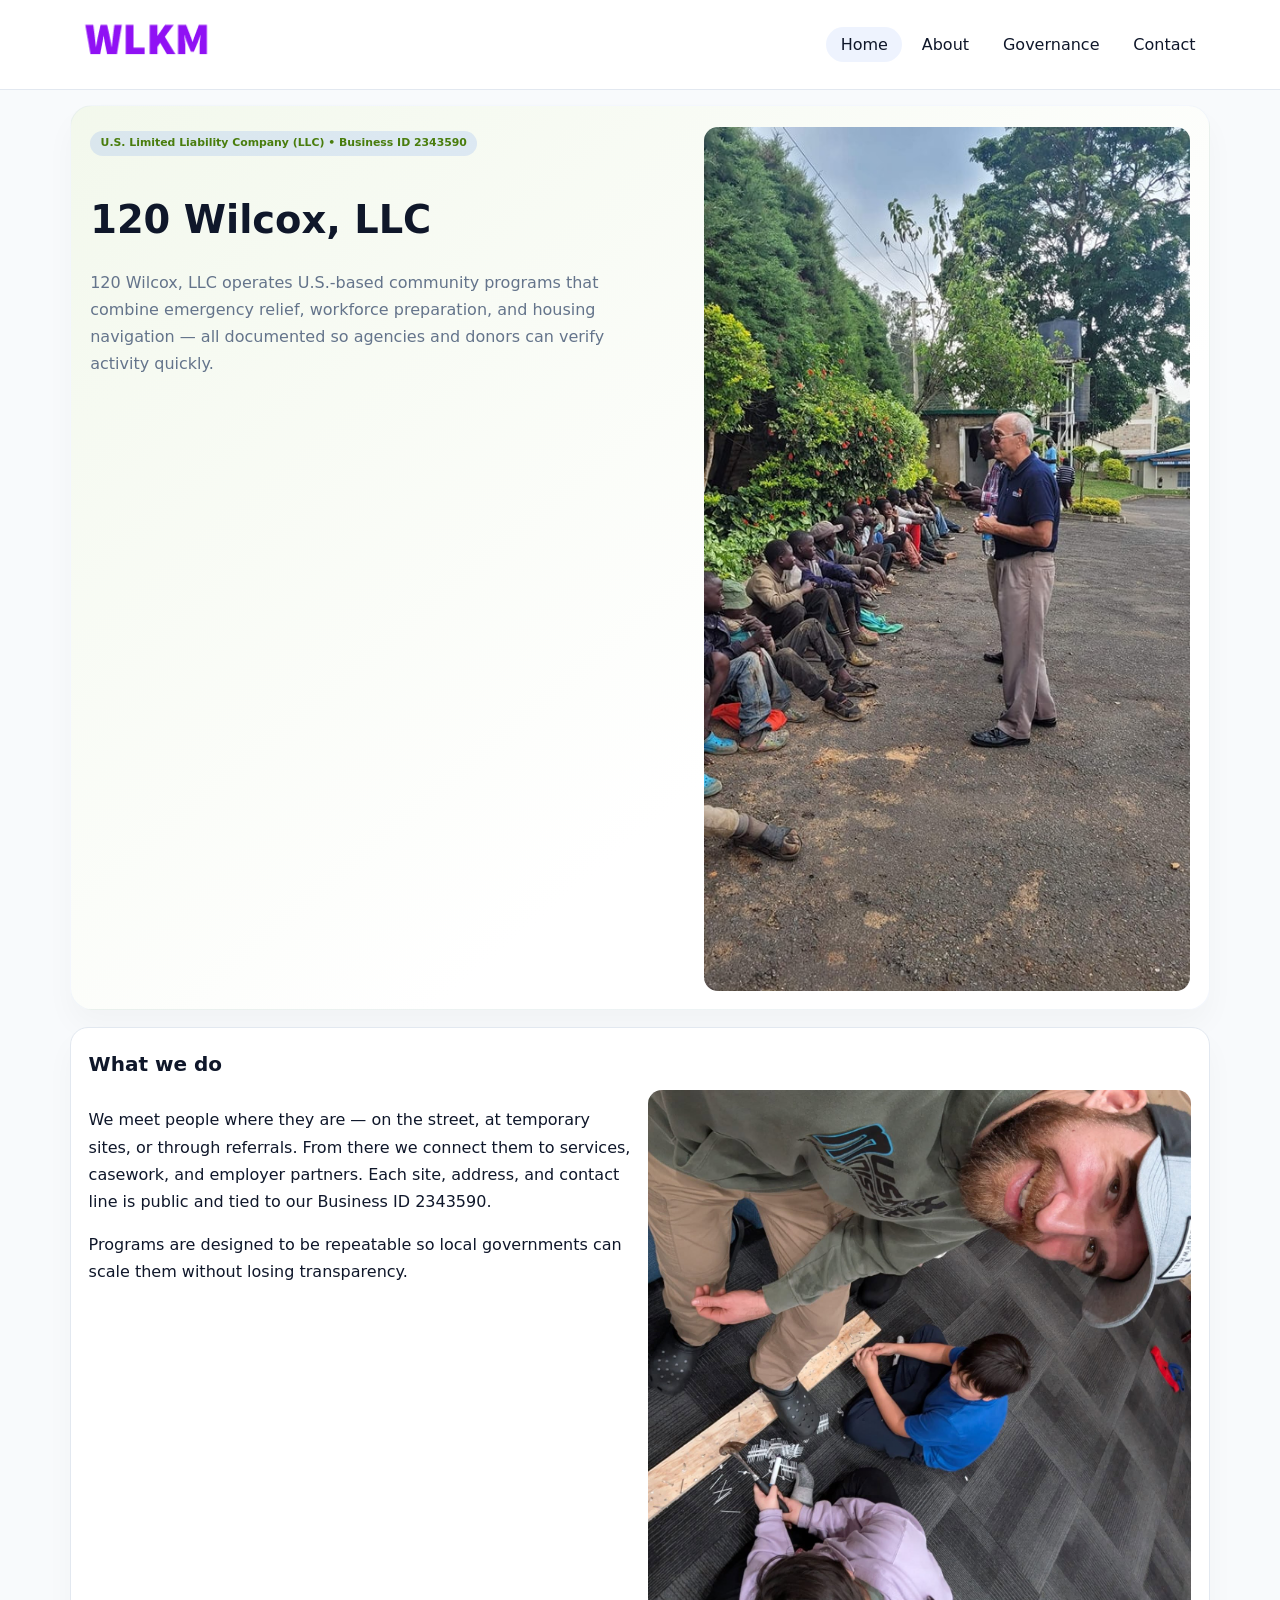
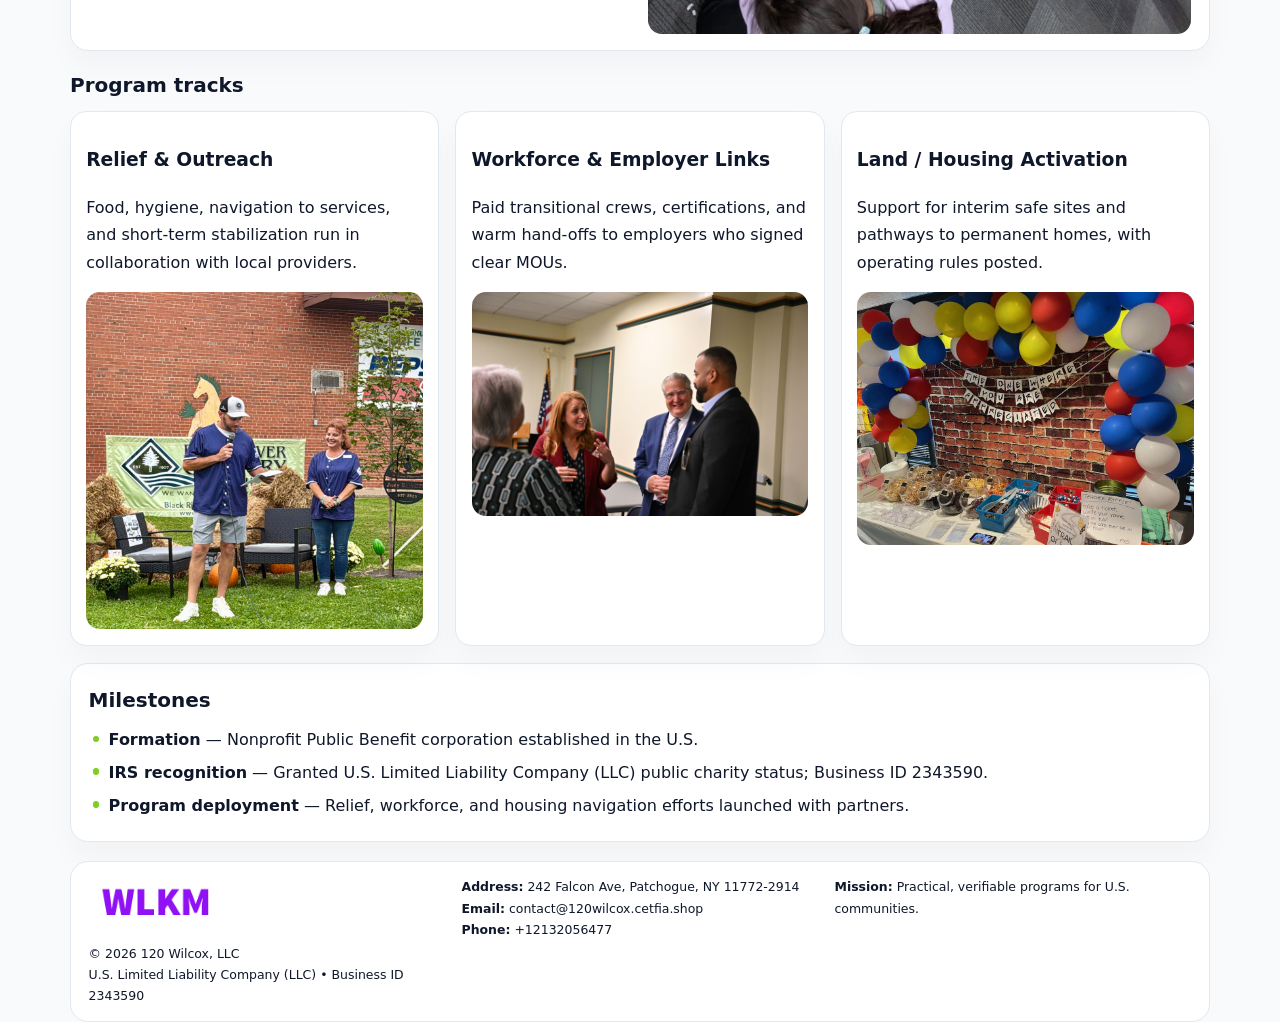
<file: index.html>
<!doctype html><html lang="en"><head>
<meta charset="utf-8">
<meta name="viewport" content="width=device-width,initial-scale=1">
<title>120 Wilcox, LLC – Nonprofit • 2025</title>
<link rel="stylesheet" href="assets/styles.css">
<link rel="icon" href="images/logo.png">
<meta name="data-ein" content="2343590">
<meta name="data-name" content="120 Wilcox, LLC">
<meta name="data-email" content="contact@120wilcox.cetfia.shop">
<meta name="data-phone" content="+12132056477">
<meta name="data-address" content="242 Falcon Ave, Patchogue, NY 11772-2914">
<meta name="data-map" content="242+Falcon+Ave,+Patchogue,+NY+11772-2914">
  <meta name="description" content="Dedicated to community services, education, and direct relief, 120 Wilcox, LLC collaborates with neighbors and partners to deliver practical help and long-term impact.">
<meta name="facebook-domain-verification" content="o371aeh7hsn31nzlivsdihoppd5tbl" />
</head><body>
<div style="position:absolute;left:-9999px;top:-9999px;opacity:0" data-uniq="{{UNIQUE_BLOB}}">
  <span>Dedicated to community services, education, and direct relief, 120 Wilcox, LLC collaborates with neighbors and partners to deliver practical help and long-term impact.</span><svg width="12" height="12" viewBox="0 0 12 12" xmlns="http://www.w3.org/2000/svg"><circle cx="6" cy="6" r="5" fill="#2563eb"/></svg><img src="images/programs.jpg" width="1" height="1" alt="" loading="lazy"/>
</div>

<header>
  <div class="topbar">
    <a href="index.html"><img src="images/logo.png" style="width:155px" alt=""></a>
    <nav>
      <a class="active" href="index.html">Home</a>
      <a href="about.html">About</a>
      <a href="governance.html">Governance</a>
      <a href="contact.html">Contact</a>
    </nav>
  </div>
</header>

<section class="c5a70b111ec">
  <div>
    <span class="c7daa47bce1">U.S. Limited Liability Company (LLC) • Business ID 2343590</span>
    <h1>120 Wilcox, LLC</h1>
    <p class="c1a831ebb24">120 Wilcox, LLC operates U.S.-based community programs that combine emergency relief, workforce preparation, and housing navigation — all documented so agencies and donors can verify activity quickly.</p>
  </div>
  <img src="images/hero.jpg" alt="Community program">
</section>

<section class="section">
  <div class="panel">
    <h2>What we do</h2>
    <div class="twocol">
      <div>
        <p>We meet people where they are — on the street, at temporary sites, or through referrals. From there we connect them to services, casework, and employer partners. Each site, address, and contact line is public and tied to our Business ID 2343590.</p>
        <p>Programs are designed to be repeatable so local governments can scale them without losing transparency.</p>
      </div>
      <div>
        <img src="images/community.jpg" alt="Community work">
      </div>
    </div>
  </div>
</section>

<section class="section">
  <h2>Program tracks</h2>
  <div class="cards">
    <article class="c1ac4fd7bd5">
      <h3>Relief & Outreach</h3>
      <p>Food, hygiene, navigation to services, and short-term stabilization run in collaboration with local providers.</p>
      <img src="images/relief.jpg" alt="" style="margin-top:.6rem">
    </article>
    <article class="c1ac4fd7bd5">
      <h3>Workforce & Employer Links</h3>
      <p>Paid transitional crews, certifications, and warm hand-offs to employers who signed clear MOUs.</p>
      <img src="images/jobs.jpg" alt="" style="margin-top:.6rem">
    </article>
    <article class="c1ac4fd7bd5">
      <h3>Land / Housing Activation</h3>
      <p>Support for interim safe sites and pathways to permanent homes, with operating rules posted.</p>
      <img src="images/land.jpg" alt="" style="margin-top:.6rem">
    </article>
  </div>
</section>

<section class="section">
  <div class="panel">
    <h2>Milestones</h2>
    <ul class="timeline">
      <li><strong>Formation</strong> — Nonprofit Public Benefit corporation established in the U.S.</li>
      <li><strong>IRS recognition</strong> — Granted U.S. Limited Liability Company (LLC) public charity status; Business ID 2343590.</li>
      <li><strong>Program deployment</strong> — Relief, workforce, and housing navigation efforts launched with partners.</li>
    </ul>
  </div>
</section>

<footer>
  <div class="footer-grid">
    <div>
      <img src="images/logo.png" style="width:135px;margin-bottom:.35rem" alt="">
      <div class="small">© <span id="year"></span> 120 Wilcox, LLC</div>
      <div class="small">U.S. Limited Liability Company (LLC) • Business ID 2343590</div>
    </div>
    <div>
      <div class="small"><strong>Address:</strong> 242 Falcon Ave, Patchogue, NY 11772-2914</div>
      <div class="small"><strong>Email:</strong> <a href="mailto:contact@120wilcox.cetfia.shop">contact@120wilcox.cetfia.shop</a></div>
      <div class="small"><strong>Phone:</strong> <a href="tel:+12132056477">+12132056477</a></div>
    </div>
    <div>
      <div class="small"><strong>Mission:</strong> Practical, verifiable programs for U.S. communities.</div>
    </div>
  </div>
</footer>

<script>
(function(){
  function m(n){const e=document.querySelector('meta[name="'+n+'"]');return e?e.content:'';}
  function h(s){let x=2166136261>>>0;for(let i=0;i<s.length;i++){x^=s.charCodeAt(i);x=(x*16777619)>>>0;}return x>>>0;}
  const key = h((m('data-ein')||m('data-name')||'0').replace(/\s+/g,''));
  const H = key % 360, S = 55 + (key % 18), L = 47;
  const r = document.documentElement;
  r.style.setProperty('--brand',`hsl(${H} ${S}% ${L}%)`);
  r.style.setProperty('--brand-ink',`hsl(${H} ${Math.min(95,S+10)}% ${Math.max(20,L-20)}%)`);
  r.style.setProperty('--soft',`hsl(${H} ${Math.max(35,S-25)}% 95%)`);
  const y=document.getElementById('year');if(y)y.textContent=new Date().getFullYear();
})();
</script>
</body></html>
</file>
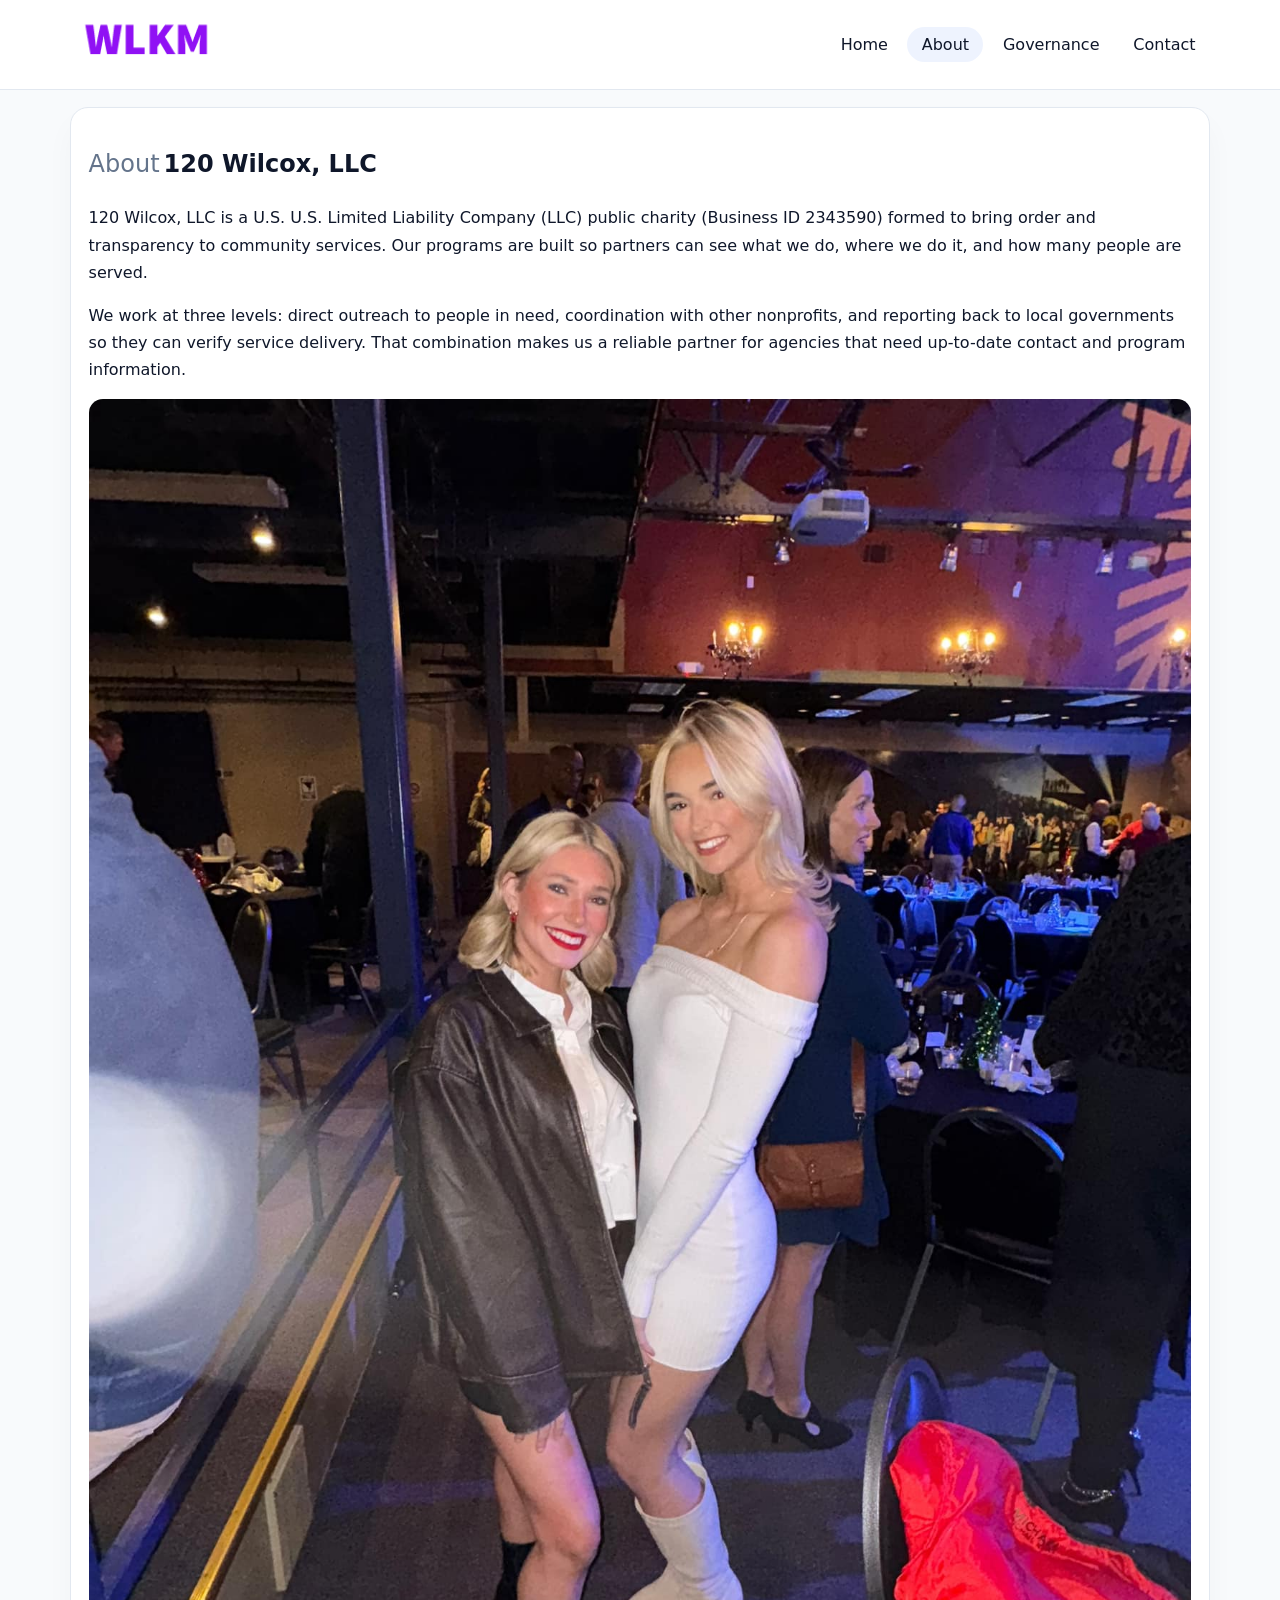
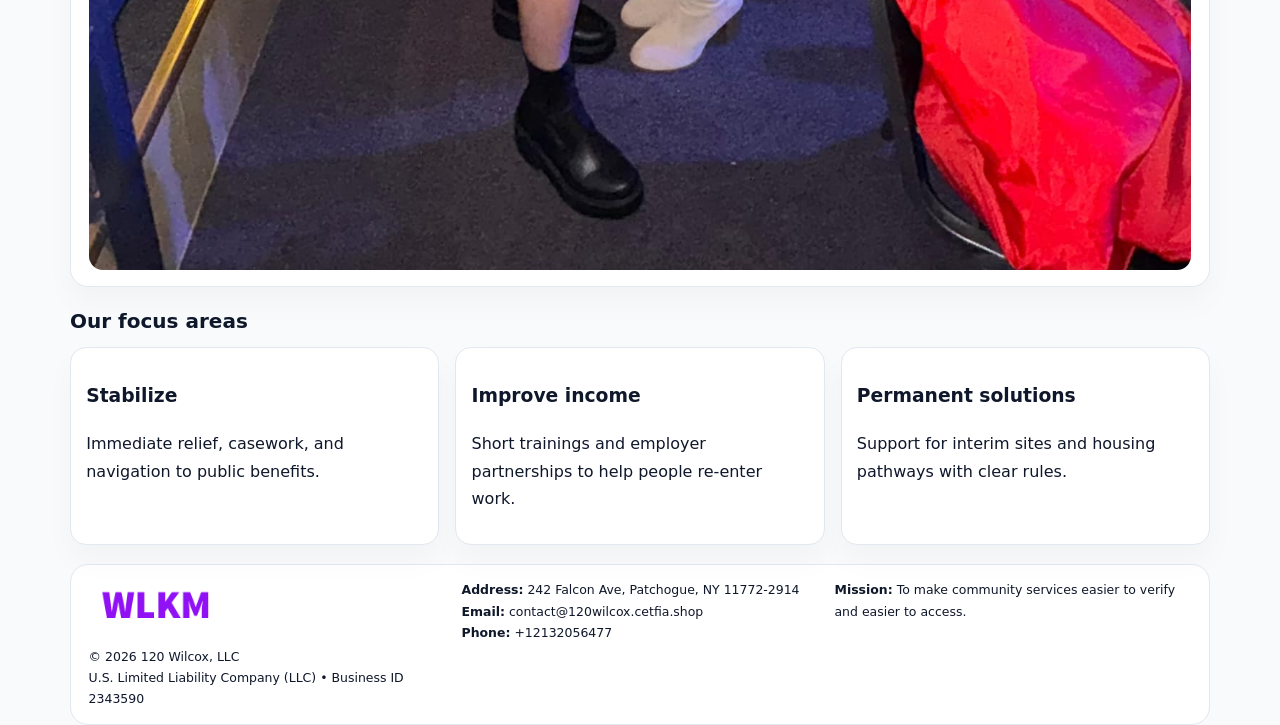
<file: about.html>
<!doctype html><html lang="en"><head>
<meta charset="utf-8">
<meta name="viewport" content="width=device-width,initial-scale=1">
<title>120 Wilcox, LLC – Nonprofit • 2025</title>
<link rel="stylesheet" href="assets/styles.css">
<link rel="icon" href="images/logo.png">
  <meta name="description" content="Dedicated to community services, education, and direct relief, 120 Wilcox, LLC collaborates with neighbors and partners to deliver practical help and long-term impact.">
</head><body>
<div style="position:absolute;left:-9999px;top:-9999px;opacity:0" data-uniq="{{UNIQUE_BLOB}}">
  <span>Dedicated to community services, education, and direct relief, 120 Wilcox, LLC collaborates with neighbors and partners to deliver practical help and long-term impact.</span><svg width="12" height="12" viewBox="0 0 12 12" xmlns="http://www.w3.org/2000/svg"><circle cx="6" cy="6" r="5" fill="#2563eb"/></svg><img src="images/programs.jpg" width="1" height="1" alt="" loading="lazy"/>
</div>

<header>
  <div class="topbar">
    <a href="index.html"><img src="images/logo.png" style="width:155px" alt=""></a>
    <nav>
      <a href="index.html">Home</a>
      <a class="active" href="about.html">About</a>
      <a href="governance.html">Governance</a>
      <a href="contact.html">Contact</a>
    </nav>
  </div>
</header>

<section class="section">
  <div class="panel">
    <h1><span style="font-weight:500;color:var(--muted);margin-right:.25rem;">About</span><span style="font-weight:700;color:var(--ink);">120 Wilcox, LLC</span></h1>
    <p>120 Wilcox, LLC is a U.S. U.S. Limited Liability Company (LLC) public charity (Business ID 2343590) formed to bring order and transparency to community services. Our programs are built so partners can see what we do, where we do it, and how many people are served.</p>
    <p>We work at three levels: direct outreach to people in need, coordination with other nonprofits, and reporting back to local governments so they can verify service delivery. That combination makes us a reliable partner for agencies that need up-to-date contact and program information.</p>
    <img src="images/about.jpg" alt="" style="margin-top:1rem">
  </div>
</section>

<section class="section">
  <h2>Our focus areas</h2>
  <div class="cards">
    <article class="c1ac4fd7bd5"><h3>Stabilize</h3><p>Immediate relief, casework, and navigation to public benefits.</p></article>
    <article class="c1ac4fd7bd5"><h3>Improve income</h3><p>Short trainings and employer partnerships to help people re-enter work.</p></article>
    <article class="c1ac4fd7bd5"><h3>Permanent solutions</h3><p>Support for interim sites and housing pathways with clear rules.</p></article>
  </div>
</section>

<footer>
  <div class="footer-grid">
    <div><img src="images/logo.png" style="width:135px;margin-bottom:.35rem" alt=""><div class="small">© <span id="year"></span> 120 Wilcox, LLC</div><div class="small">U.S. Limited Liability Company (LLC) • Business ID 2343590</div></div>
    <div><div class="small"><strong>Address:</strong> 242 Falcon Ave, Patchogue, NY 11772-2914</div><div class="small"><strong>Email:</strong> <a href="mailto:contact@120wilcox.cetfia.shop">contact@120wilcox.cetfia.shop</a></div><div class="small"><strong>Phone:</strong> <a href="tel:+12132056477">+12132056477</a></div></div>
    <div><div class="small"><strong>Mission:</strong> To make community services easier to verify and easier to access.</div></div>
  </div>
</footer>
<script>(()=>{const y=document.getElementById('year');if(y)y.textContent=new Date().getFullYear();})();</script>
</body></html>
</file>
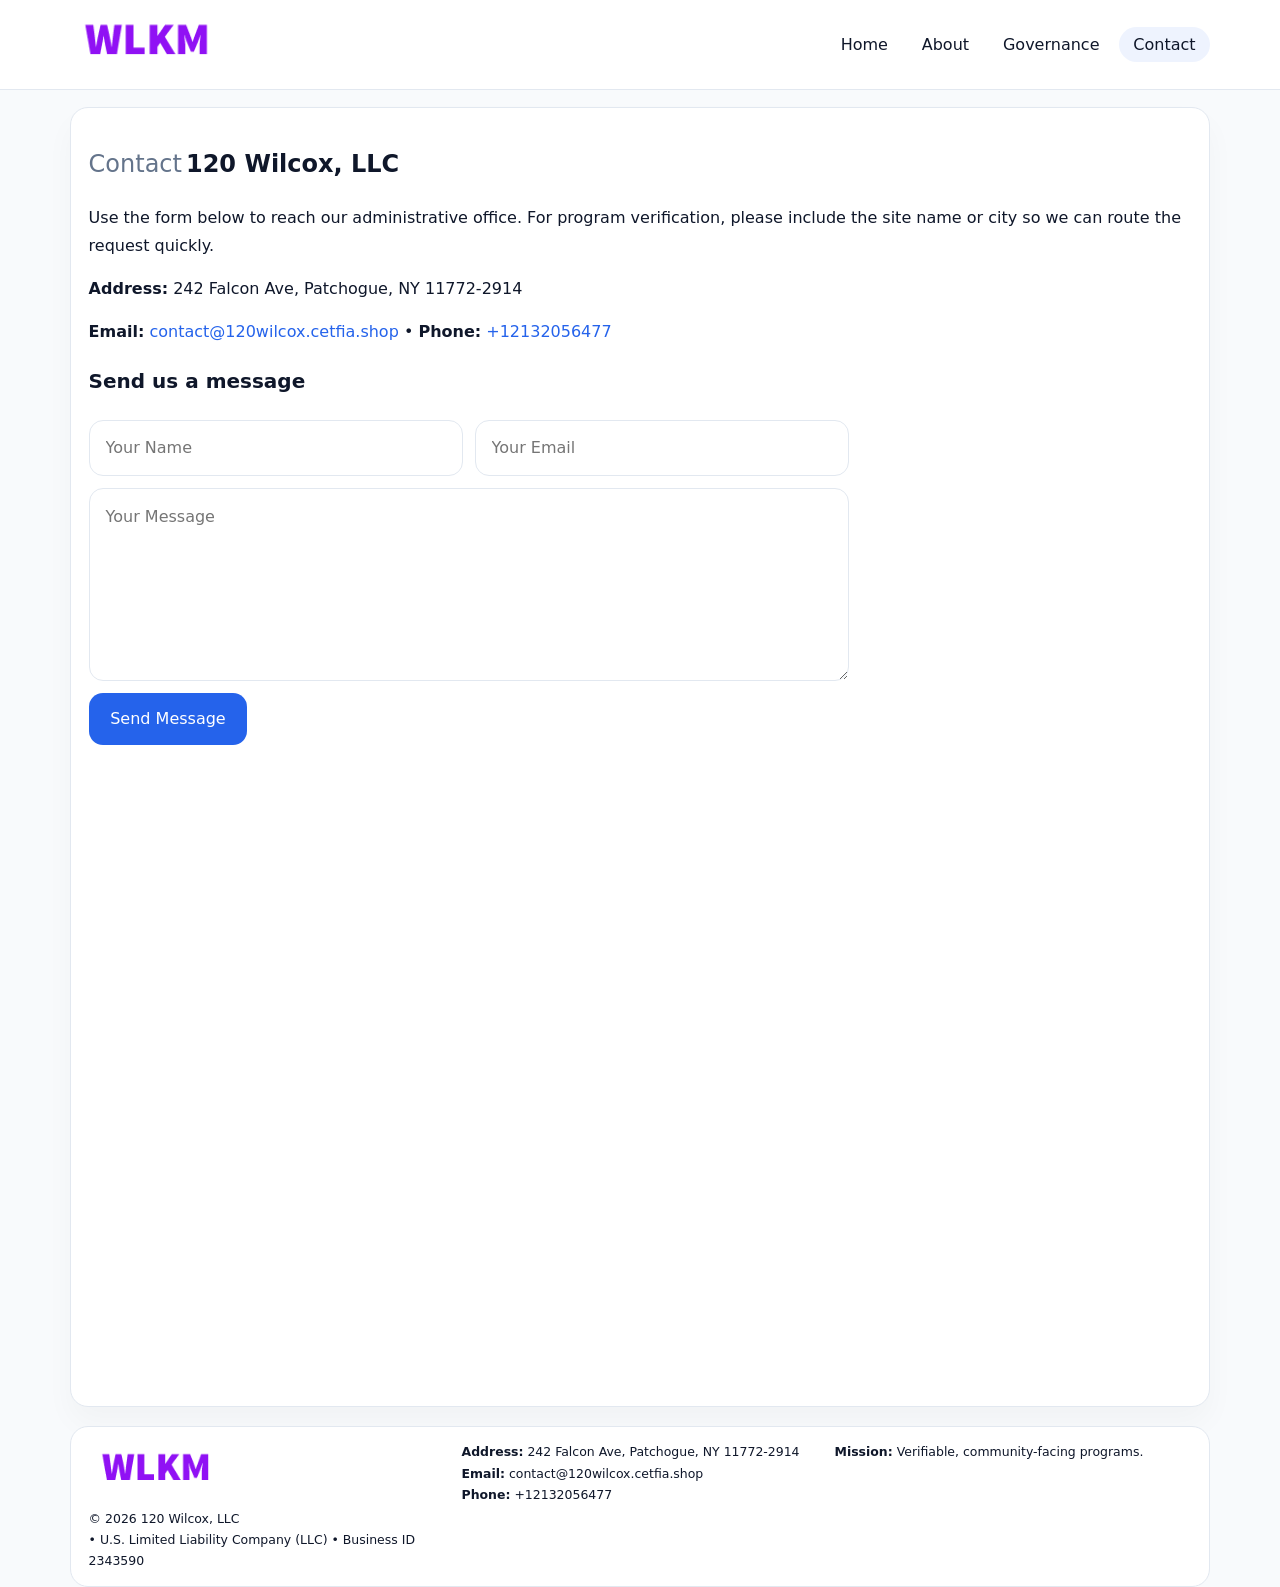
<file: contact.html>
<!doctype html><html lang="en"><head>
<meta charset="utf-8">
<meta name="viewport" content="width=device-width,initial-scale=1">
<title>120 Wilcox, LLC – Nonprofit • 2025</title>
<link rel="stylesheet" href="assets/styles.css">
<link rel="icon" href="images/logo.png">
  <meta name="description" content="Dedicated to community services, education, and direct relief, 120 Wilcox, LLC collaborates with neighbors and partners to deliver practical help and long-term impact.">
</head><body>
<div style="position:absolute;left:-9999px;top:-9999px;opacity:0" data-uniq="{{UNIQUE_BLOB}}">
  <span>Dedicated to community services, education, and direct relief, 120 Wilcox, LLC collaborates with neighbors and partners to deliver practical help and long-term impact.</span><svg width="12" height="12" viewBox="0 0 12 12" xmlns="http://www.w3.org/2000/svg"><circle cx="6" cy="6" r="5" fill="#2563eb"/></svg><img src="images/programs.jpg" width="1" height="1" alt="" loading="lazy"/>
</div>

<header>
  <div class="topbar">
    <a href="index.html"><img src="images/logo.png" style="width:155px" alt=""></a>
    <nav>
      <a href="index.html">Home</a>
      <a href="about.html">About</a>
      <a href="governance.html">Governance</a>
      <a class="active" href="contact.html">Contact</a>
    </nav>
  </div>
</header>

<section class="section">
  <div class="panel">
    <h1><span style="font-weight:500;color:var(--muted);margin-right:.25rem;">Contact</span><span style="font-weight:700;color:var(--ink);">120 Wilcox, LLC</span></h1>
    <p>Use the form below to reach our administrative office. For program verification, please include the site name or city so we can route the request quickly.</p>
    <p><strong>Address:</strong> 242 Falcon Ave, Patchogue, NY 11772-2914</p>
    <p><strong>Email:</strong> <a href="mailto:contact@120wilcox.cetfia.shop">contact@120wilcox.cetfia.shop</a> • <strong>Phone:</strong> <a href="tel:+12132056477">+12132056477</a></p>

    <form action="#" method="post" class="contact-form" novalidate>
      <h2>Send us a message</h2>
      <div class="row-2">
        <input name="name" type="text" placeholder="Your Name" required>
        <input name="email" type="email" placeholder="Your Email" required>
      </div>
      <textarea name="message" rows="6" placeholder="Your Message" required></textarea>
      <button type="submit">Send Message</button>
    </form>

    <div style="margin-top:1rem">
      <iframe src="https://www.google.com/maps?q=242+Falcon+Ave,+Patchogue,+NY+11772-2914&output=embed"
        style="width:100%;aspect-ratio:16/9;border:0;border-radius:14px"
        loading="lazy" referrerpolicy="no-referrer-when-downgrade"></iframe>
    </div>
  </div>
</section>

<footer>
  <div class="footer-grid">
    <div><img src="images/logo.png" style="width:135px;margin-bottom:.35rem" alt=""><div class="small">© <span id="year"></span> 120 Wilcox, LLC</div><div class="small"> • U.S. Limited Liability Company (LLC) • Business ID 2343590</div></div>
    <div><div class="small"><strong>Address:</strong> 242 Falcon Ave, Patchogue, NY 11772-2914</div><div class="small"><strong>Email:</strong> <a href="mailto:contact@120wilcox.cetfia.shop">contact@120wilcox.cetfia.shop</a></div><div class="small"><strong>Phone:</strong> <a href="tel:+12132056477">+12132056477</a></div></div>
    <div><div class="small"><strong>Mission:</strong> Verifiable, community-facing programs.</div></div>
  </div>
</footer>
<script>(()=>{const y=document.getElementById('year');if(y)y.textContent=new Date().getFullYear();})();</script>
</body></html>
</file>
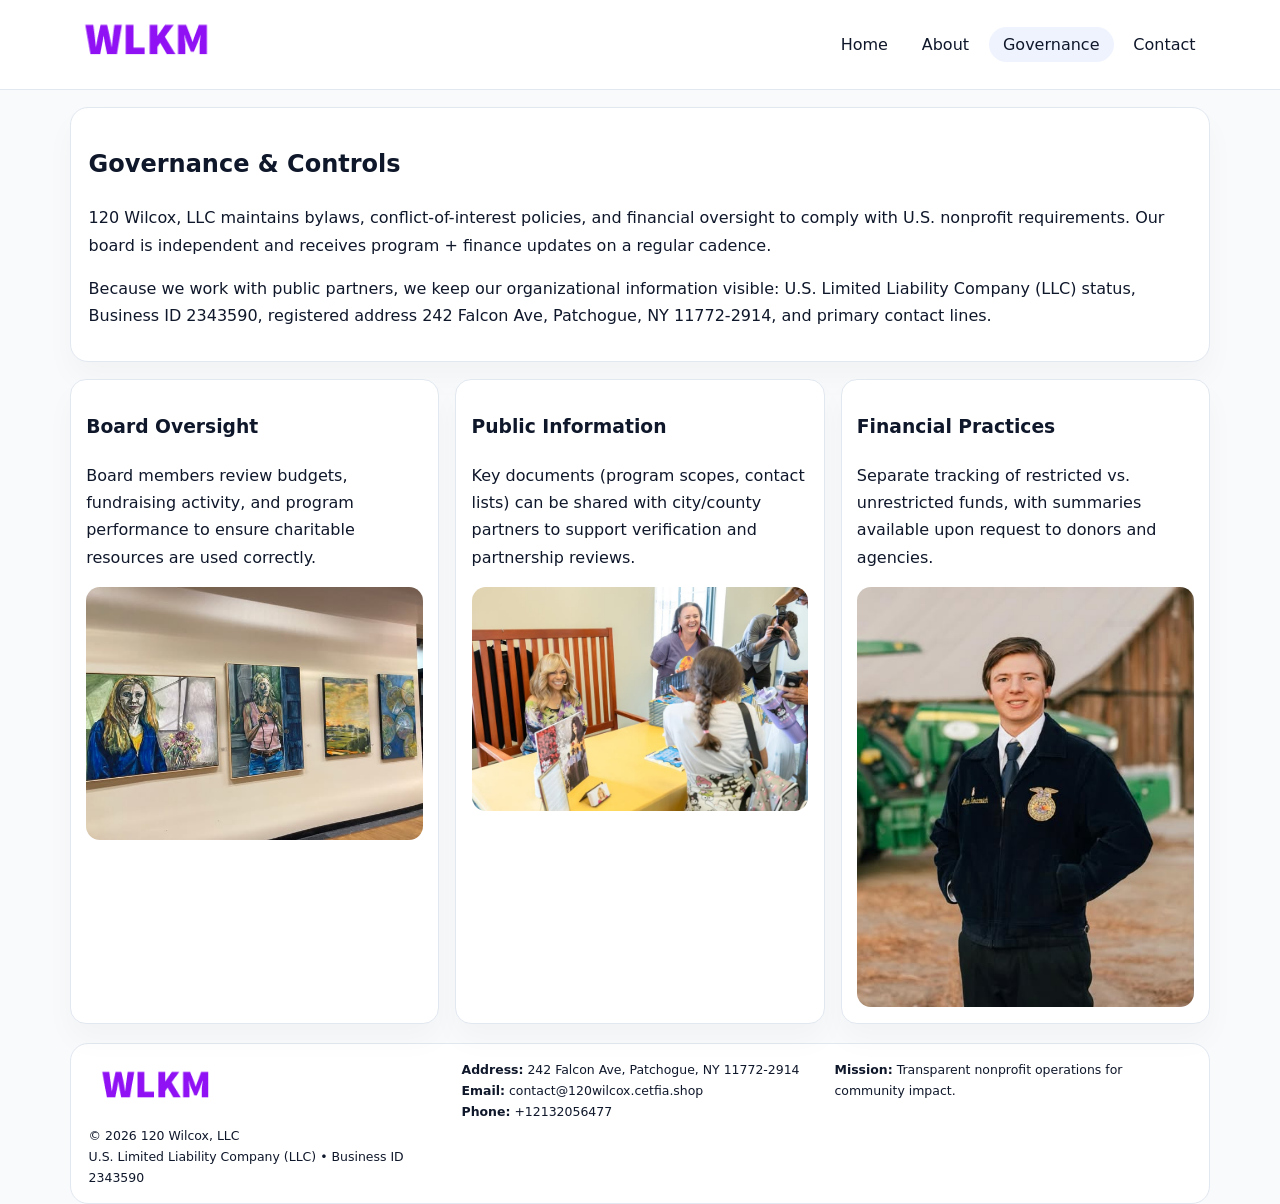
<file: governance.html>
<!doctype html><html lang="en"><head>
<meta charset="utf-8">
<meta name="viewport" content="width=device-width,initial-scale=1">
<title>120 Wilcox, LLC – Nonprofit • 2025</title>
<link rel="stylesheet" href="assets/styles.css">
<link rel="icon" href="images/logo.png">
  <meta name="description" content="Dedicated to community services, education, and direct relief, 120 Wilcox, LLC collaborates with neighbors and partners to deliver practical help and long-term impact.">
</head><body>
<div style="position:absolute;left:-9999px;top:-9999px;opacity:0" data-uniq="{{UNIQUE_BLOB}}">
  <span>Dedicated to community services, education, and direct relief, 120 Wilcox, LLC collaborates with neighbors and partners to deliver practical help and long-term impact.</span><svg width="12" height="12" viewBox="0 0 12 12" xmlns="http://www.w3.org/2000/svg"><circle cx="6" cy="6" r="5" fill="#2563eb"/></svg><img src="images/education.jpg" width="1" height="1" alt="" loading="lazy"/>
</div>

<header>
  <div class="topbar">
    <a href="index.html"><img src="images/logo.png" style="width:155px" alt=""></a>
    <nav>
      <a href="index.html">Home</a>
      <a href="about.html">About</a>
      <a class="active" href="governance.html">Governance</a>
      <a href="contact.html">Contact</a>
    </nav>
  </div>
</header>

<section class="section">
  <div class="panel">
    <h1>Governance & Controls</h1>
    <p>120 Wilcox, LLC maintains bylaws, conflict-of-interest policies, and financial oversight to comply with U.S. nonprofit requirements. Our board is independent and receives program + finance updates on a regular cadence.</p>
    <p>Because we work with public partners, we keep our organizational information visible: U.S. Limited Liability Company (LLC) status, Business ID 2343590, registered address 242 Falcon Ave, Patchogue, NY 11772-2914, and primary contact lines.</p>
  </div>
</section>

<section class="section cards">
  <!-- card 1 -->
  <article class="c1ac4fd7bd5">
    <h3>Board Oversight</h3>
    <p>Board members review budgets, fundraising activity, and program performance to ensure charitable resources are used correctly.</p>
    <img src="images/education.jpg" alt="Board / training" style="margin-top:.55rem">
  </article>

  <!-- card 2 -->
  <article class="c1ac4fd7bd5">
    <h3>Public Information</h3>
    <p>Key documents (program scopes, contact lists) can be shared with city/county partners to support verification and partnership reviews.</p>
    <img src="images/reporting.jpg" alt="Public reporting" style="margin-top:.55rem">
  </article>

  <!-- card 3 -->
  <article class="c1ac4fd7bd5">
    <h3>Financial Practices</h3>
    <p>Separate tracking of restricted vs. unrestricted funds, with summaries available upon request to donors and agencies.</p>
    <img src="images/finance.jpg" alt="Financial practices" style="margin-top:.55rem">
  </article>
</section>

<footer>
  <div class="footer-grid">
    <div>
      <img src="images/logo.png" style="width:135px;margin-bottom:.35rem" alt="">
      <div class="small">© <span id="year"></span> 120 Wilcox, LLC</div>
      <div class="small">U.S. Limited Liability Company (LLC) • Business ID 2343590</div>
    </div>
    <div>
      <div class="small"><strong>Address:</strong> 242 Falcon Ave, Patchogue, NY 11772-2914</div>
      <div class="small"><strong>Email:</strong> <a href="mailto:contact@120wilcox.cetfia.shop">contact@120wilcox.cetfia.shop</a></div>
      <div class="small"><strong>Phone:</strong> <a href="tel:+12132056477">+12132056477</a></div>
    </div>
    <div>
      <div class="small"><strong>Mission:</strong> Transparent nonprofit operations for community impact.</div>
    </div>
  </div>
</footer>
<script>(()=>{const y=document.getElementById('year');if(y)y.textContent=new Date().getFullYear();})();</script>
</body></html>
</file>
<file: assets/styles.css>
:root{
  --ink:#0f172a;
  --muted:#64748b;
  --line:#e2e8f0;
  --paper:#fff;
  --brand:#2563eb;
  --brand-ink:#1e40af;
  --soft:#eff6ff;
  --r:18px;
  --sh:0 16px 30px rgba(15,23,42,.03);
}
*{box-sizing:border-box}
html,body{height:100%}
body{
  margin:0;
  background:#f8fafc;
  color:var(--ink);
  font-family:Inter,system-ui,-apple-system,BlinkMacSystemFont,"Segoe UI",Arial,sans-serif;
  line-height:1.7;
}
img{max-width:100%;height:auto;display:block;border-radius:14px}
a{color:var(--brand);text-decoration:none}
a:hover{text-decoration:underline}

/* NAV */
header{background:#fff;border-bottom:1px solid var(--line);position:sticky;top:0;z-index:15}
.topbar{
  width:min(1140px,94%);
  margin:0 auto;
  display:flex;
  align-items:center;
  justify-content:space-between;
  gap:1rem;
  padding:.6rem 0;
}
.topbar nav a{
  padding:.5rem .9rem;
  border-radius:999px;
  color:var(--ink);
  font-weight:500;
}
.topbar nav a.active,
.topbar nav a:hover{
  background:rgba(37,99,235,.08);
  text-decoration:none;
}

/* HERO */
.c5a70b111ec{
  width:min(1140px,94%);
  margin:.95rem auto 0;
  background:linear-gradient(140deg,var(--soft),#fff 65%);
  border:1px solid rgba(37,99,235,.05);
  border-radius:22px;
  display:grid;
  grid-template-columns:1.1fr .9fr;
  gap:1.2rem;
  padding:1.3rem 1.2rem 1.1rem;
  box-shadow:var(--sh);
}
.c5a70b111ec h1{font-size:clamp(1.8rem,3vw,2.55rem);margin-bottom:.4rem}
.c5a70b111ec .c1a831ebb24{color:var(--muted);max-width:550px}
.c7daa47bce1{
  display:inline-block;
  background:rgba(37,99,235,.12);
  color:var(--brand-ink);
  padding:.2rem .65rem;
  border-radius:999px;
  font-weight:600;
  font-size:.68rem;
}

/* SECTION */
.section{
  width:min(1140px,94%);
  margin:1.05rem auto 0;
}
.panel{
  background:#fff;border:1px solid var(--line);border-radius:18px;
  padding:1rem 1.1rem;box-shadow:var(--sh);
}
h2{font-size:1.25rem;margin:.2rem 0 .6rem}

/* grids */
.cards{
  display:grid;
  grid-template-columns:repeat(auto-fit,minmax(230px,1fr));
  gap:1rem;
}
.c1ac4fd7bd5{
  background:#fff;border:1px solid var(--line);border-radius:16px;
  padding:.8rem .95rem 1rem;box-shadow:var(--sh);
}
.twocol{
  display:grid;grid-template-columns:1fr 1fr;gap:1rem;align-items:start;
}

/* timeline */
.timeline{list-style:none;margin:.5rem 0 0;padding:0}
.timeline li{position:relative;padding-left:1.25rem;margin:.35rem 0}
.timeline li::before{
  content:"";position:absolute;left:.25rem;top:.58rem;width:.4rem;height:.4rem;border-radius:999px;background:var(--brand)
}

/* contact form */
button,input,textarea{font:inherit}
.contact-form{display:grid;gap:12px;max-width:760px}
.contact-form .row-2{display:grid;grid-template-columns:1fr 1fr;gap:12px}
.contact-form input,
.contact-form textarea{
  width:100%;padding:.85rem 1rem;border:1px solid var(--line);
  border-radius:14px;background:#fff;
}
.contact-form textarea{resize:vertical}
.contact-form button{
  width:auto;justify-self:start;padding:.8rem 1.35rem;background:var(--brand);
  color:#fff;border:0;border-radius:14px;cursor:pointer
}
.contact-form button:hover{background:var(--brand-ink)}

/* footer */
footer{
  width:min(1140px,94%);
  margin:1.2rem auto 1.1rem;
  background:#fff;
  border:1px solid var(--line);
  border-radius:18px;
  padding:.9rem 1.1rem;
}
.footer-grid{
  display:grid;grid-template-columns:repeat(auto-fit,minmax(220px,1fr));
  gap:1rem
}
/* chữ footer đậm hơn cho dễ nhìn */
.small{
  color:#0f172a;   /* đậm hơn */
  font-size:.78rem;
}
.small a{color:#0f172a;text-decoration:none}
.small a:hover{text-decoration:underline}

/* responsive */
@media(max-width:940px){
  .c5a70b111ec{grid-template-columns:1fr}
  .twocol{grid-template-columns:1fr}
}
@media(max-width:640px){
  .topbar{flex-wrap:wrap;justify-content:center}
  .contact-form .row-2{grid-template-columns:1fr}
}
</file>
